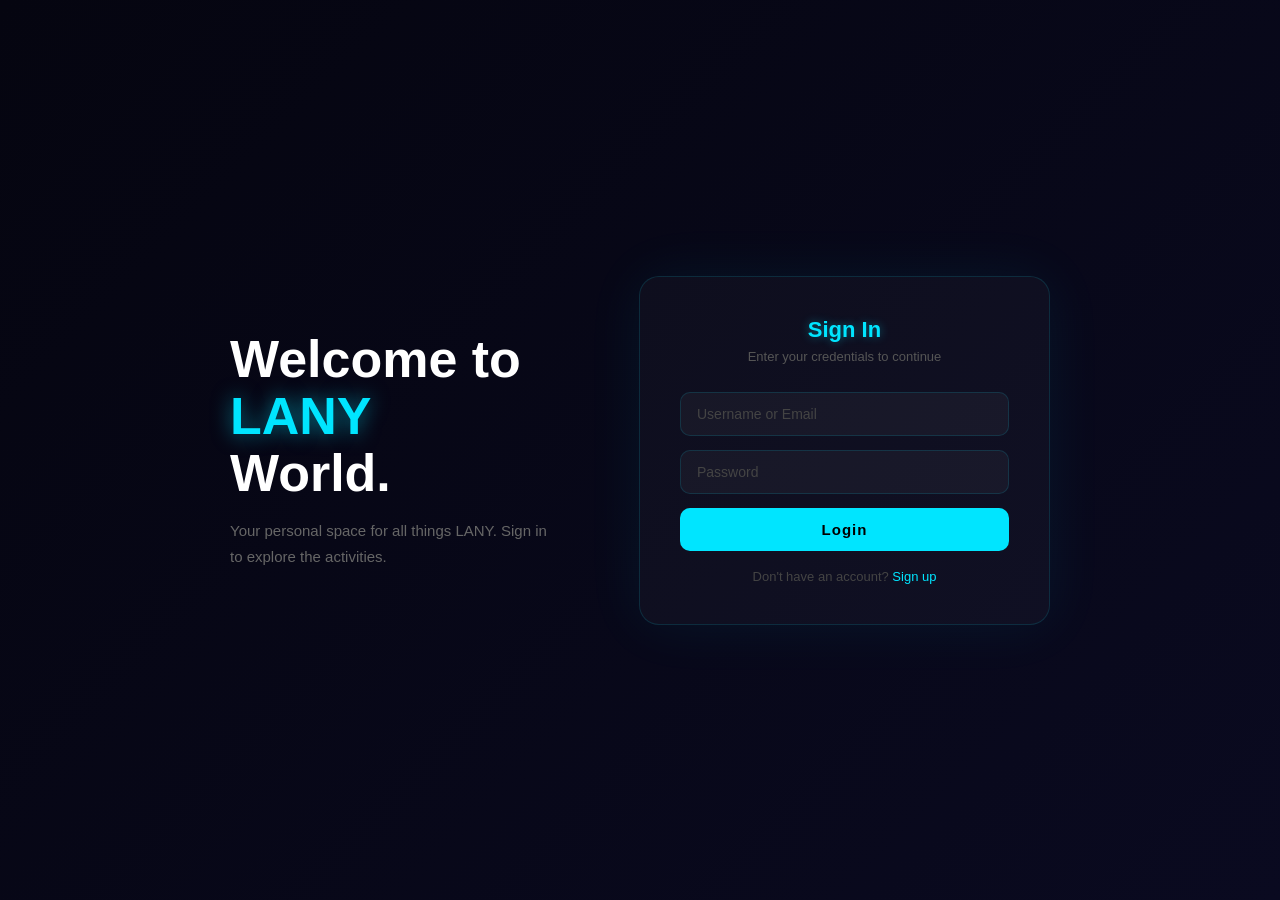
<file: ACTIVITY VSCODE/index.html>
<!DOCTYPE html>
<html>
<head>
    <title>Activity 7 - Pagination</title>
    <link rel="icon" href="lany.png" type="image/png">
    <style>
        * { box-sizing: border-box; margin: 0; padding: 0; }
        body { font-family: 'Arial', sans-serif; color: white; background: #0a0a0a; }

        /* ── NAV ── */
        nav {
            position: sticky; top: 0; z-index: 999;
            background: rgba(0,0,0,0.9); backdrop-filter: blur(10px);
            display: flex; align-items: center; gap: 8px;
            padding: 14px 24px; border-bottom: 1px solid #00e5ff22;
        }
        .nav-logo { color: #00e5ff; font-weight: 900; font-size: 15px; letter-spacing: 2px; margin-right: auto; text-shadow: 0 0 10px #00e5ff88; }
        nav a {
            color: #00e5ff; text-decoration: none; font-size: 12px;
            font-weight: bold; padding: 6px 16px;
            border: 1px solid #00e5ff44; border-radius: 20px;
            transition: background 0.3s, color 0.3s, box-shadow 0.3s;
        }
        nav a:hover { background: #00e5ff; color: #000; box-shadow: 0 0 10px #00e5ff66; }

        /* ── PAGES ── */
        .page { display: none; min-height: calc(100vh - 54px); padding-bottom: 70px; }

        /* ── PAGE HEADER (consistent across pages) ── */
        .page-header {
            padding: 50px 60px 30px;
            border-bottom: 1px solid #00e5ff11;
        }
        .page-tag {
            font-size: 11px; letter-spacing: 4px; color: #00e5ff88;
            text-transform: uppercase; margin-bottom: 10px;
        }
        .page-heading {
            font-size: 36px; font-weight: 900;
            text-shadow: 0 0 30px #00e5ff22;
        }
        .page-heading span { color: #00e5ff; }
        .page-desc { color: #666; font-size: 14px; margin-top: 8px; }

        /* ── LOGIN GATE ── */
        #login-screen {
            position: fixed; inset: 0; z-index: 9999;
            background: linear-gradient(135deg, #050510, #0a0a20);
            display: flex; align-items: center; justify-content: center;
        }
        #main-content { display: none; }
        .login-wrap { display: flex; align-items: center; gap: 80px; max-width: 900px; width: 100%; padding: 40px; }
        .login-brand { flex: 1; }
        .login-brand h1 { font-size: 52px; font-weight: 900; line-height: 1.1; margin-bottom: 16px; }
        .login-brand h1 span { color: #00e5ff; text-shadow: 0 0 20px #00e5ff88; }
        .login-brand p { color: #666; font-size: 15px; line-height: 1.7; }
        .login-box {
            flex: 1; background: rgba(255,255,255,0.03);
            border: 1px solid #00e5ff22; border-radius: 20px;
            padding: 40px; text-align: center;
            box-shadow: 0 0 60px #00e5ff11;
        }
        .login-box h2 { font-size: 22px; margin-bottom: 6px; color: #00e5ff; text-shadow: 0 0 10px #00e5ff66; }
        .login-box p { color: #555; font-size: 13px; margin-bottom: 28px; }
        .login-box input {
            width: 100%; padding: 13px 16px; margin-bottom: 14px;
            border-radius: 10px; border: 1px solid #00e5ff22;
            background: rgba(255,255,255,0.04); color: white;
            font-size: 14px; outline: none; transition: border 0.3s, box-shadow 0.3s;
        }
        .login-box input:focus { border-color: #00e5ff; box-shadow: 0 0 10px #00e5ff22; }
        .login-box input::placeholder { color: #444; }
        .login-box .login-btn {
            width: 100%; padding: 13px; background: #00e5ff; color: #000;
            font-weight: 900; font-size: 15px; border: none;
            border-radius: 10px; cursor: pointer; letter-spacing: 1px;
            transition: background 0.3s, box-shadow 0.3s;
        }
        .login-box .login-btn:hover { background: #00c8e0; box-shadow: 0 0 20px #00e5ff66; }
        .login-box .link { margin-top: 18px; font-size: 13px; color: #444; }
        .login-box .link a { color: #00e5ff; text-decoration: none; }
        .error-msg { color: #ff4d4d; font-size: 13px; margin-bottom: 12px; display: none; }

        /* ── PAGE 1 — HERO ── */
        #page1 {
            background: linear-gradient(180deg, #050510 0%, #001515 100%);
            display: none; align-items: center; justify-content: center;
            text-align: center; position: relative; overflow: hidden;
        }
        #page1::before {
            content: ''; position: absolute; width: 700px; height: 700px;
            background: radial-gradient(circle, #00e5ff18 0%, transparent 70%);
            top: 50%; left: 50%; transform: translate(-50%, -50%);
            pointer-events: none;
        }
        #page1::after {
            content: ''; position: absolute; inset: 0;
            background: radial-gradient(ellipse at top, #00e5ff08 0%, transparent 60%);
            pointer-events: none;
        }
        .hero { position: relative; z-index: 1; max-width: 750px; padding: 60px 20px; }
        .hero-tag {
            display: inline-block; font-size: 11px; letter-spacing: 5px;
            color: #00e5ff; text-transform: uppercase; margin-bottom: 24px;
            border: 1px solid #00e5ff33; border-radius: 20px; padding: 6px 18px;
        }
        .hero-title { font-size: clamp(42px, 7vw, 80px); font-weight: 900; line-height: 1.05; margin-bottom: 24px; }
        .hero-title span { color: #00e5ff; text-shadow: 0 0 40px #00e5ff66; }
        .hero-sub { font-size: 17px; color: #555; line-height: 1.8; margin-bottom: 40px; max-width: 500px; margin-left: auto; margin-right: auto; }
        .hero-btns { display: flex; gap: 16px; justify-content: center; flex-wrap: wrap; }
        .btn-primary {
            padding: 15px 36px; background: #00e5ff; color: #000;
            font-weight: 900; font-size: 15px; border: none; border-radius: 10px;
            cursor: pointer; transition: background 0.3s, box-shadow 0.3s, transform 0.2s;
        }
        .btn-primary:hover { background: #00c8e0; box-shadow: 0 0 24px #00e5ff88; transform: translateY(-2px); }
        .btn-outline {
            padding: 15px 36px; background: transparent; color: #00e5ff;
            font-weight: 900; font-size: 15px; border: 2px solid #00e5ff44;
            border-radius: 10px; cursor: pointer; transition: all 0.3s;
        }
        .btn-outline:hover { background: #00e5ff11; border-color: #00e5ff; box-shadow: 0 0 16px #00e5ff33; transform: translateY(-2px); }
        .hero-stats { display: flex; gap: 48px; justify-content: center; margin-top: 56px; padding-top: 40px; border-top: 1px solid #00e5ff11; }
        .stat-num { font-size: 28px; font-weight: 900; color: #00e5ff; }
        .stat-label { font-size: 12px; color: #444; letter-spacing: 2px; text-transform: uppercase; margin-top: 4px; }

        /* ── PAGE 2 — ACT 4 IMAGE & AUDIO ── */
        #page2 {
            background: linear-gradient(180deg, #050510 0%, #001515 100%);
            position: relative;
        }
        .p2-inner { max-width: 900px; margin: 0 auto; padding: 0 40px; }
        .playlist-bar { overflow: hidden; white-space: nowrap; padding: 16px 0; margin-bottom: 40px; border-bottom: 1px solid #00e5ff11; }
        .scroll-text {
            display: inline-block; color: #00e5ff; font-size: 18px; font-weight: bold;
            padding-left: 100%; animation: scrolling 20s linear infinite;
            text-shadow: 0 0 8px #00e5ff, 0 0 20px #00e5ff88;
        }
        @keyframes scrolling { 0% { transform: translateX(0%); } 100% { transform: translateX(-100%); } }
        .album-card {
            background: rgba(255,255,255,0.03); border: 1px solid #00e5ff11;
            border-radius: 20px; padding: 50px 40px; text-align: center;
            box-shadow: 0 0 60px #00e5ff08;
        }
        .album-img-wrap {
            width: 180px; height: 180px; border-radius: 16px;
            border: 2px solid #00e5ff33; overflow: hidden;
            margin: 0 auto 28px;
            box-shadow: 0 0 40px #00e5ff44;
        }
        .album-img-wrap img {
            width: 100%; height: 100%; object-fit: cover;
        }
        .soft2-title { font-size: 32px; font-weight: 900; margin-bottom: 6px; transition: color 0.3s; cursor: default; }
        .soft2-title:hover { color: #00e5ff; text-shadow: 0 0 20px #00e5ff66; }
        .album-artist { color: #555; font-size: 14px; letter-spacing: 2px; text-transform: uppercase; margin-bottom: 30px; }
        audio { width: 100%; max-width: 400px; margin-bottom: 28px; filter: invert(1) hue-rotate(180deg); }
        .gif-row { display: flex; align-items: center; justify-content: center; gap: 16px; }
        .gif { width: 36px; height: 36px; border-radius: 50%; }
        .gif-label { color: #555; font-size: 13px; letter-spacing: 2px; text-transform: uppercase; }

        /* ── PAGE 3 — ACT 2 CSS BASIC ── */
        #page3 { background: linear-gradient(180deg, #050510 0%, #0a0a0a 100%); }
        .p3-inner { max-width: 900px; margin: 0 auto; padding: 0 60px; }
        .btn-showcase { display: flex; flex-direction: column; gap: 24px; }
        .btn-row { display: flex; flex-wrap: wrap; gap: 14px; align-items: center; }
        .btn-row-label { font-size: 11px; letter-spacing: 3px; color: #333; text-transform: uppercase; width: 100%; margin-bottom: -8px; }
        .uberbutton { background-color: #000; border: 1px solid #333; color: white; padding: 15px 32px; font-size: 15px; cursor: pointer; border-radius: 6px; }
        .amazonbutton { background-color: rgb(255,216,20); border: none; color: #000; padding: 15px 32px; font-size: 15px; width: 200px; border-radius: 49px; cursor: pointer; font-weight: bold; }
        .githubbutton { background-color: rgb(46,164,79); border: none; color: white; padding: 15px 32px; font-size: 15px; border-radius: 8px; font-weight: bold; cursor: pointer; }
        .bootstrapbutton { background-color: rgb(121,82,179); border: none; color: white; padding: 15px 32px; font-size: 15px; font-weight: bold; border-radius: 8px; cursor: pointer; }
        .bootstrap2button { background-color: transparent; border: 1px solid rgb(108,117,125); color: rgb(108,117,125); padding: 15px 32px; font-size: 15px; font-weight: bold; border-radius: 8px; cursor: pointer; }
        .linkedinbutton { background-color: rgb(10,102,194); border: none; color: white; padding: 15px 32px; font-size: 15px; font-weight: bold; border-radius: 49px; cursor: pointer; }
        .linkedin2button { background-color: transparent; border: 1px solid rgb(10,102,194); color: rgb(10,102,194); padding: 15px 32px; font-size: 15px; font-weight: bold; border-radius: 49px; cursor: pointer; }

        /* ── PAGE 4 — ACT 3 HOVER & SHADOW ── */
        #page4 { background: linear-gradient(180deg, #050510 0%, #0a0a0a 100%); }
        .p4-inner { max-width: 900px; margin: 0 auto; padding: 0 60px; }
        #page4 .uberbutton:hover { background-color: #222; border-color: #00e5ff44; transition: all 0.4s ease; }
        #page4 .amazonbutton:hover { background-color: rgb(207,178,31); box-shadow: 0 4px 20px rgba(255,216,20,0.4); transition: all 0.4s ease; }
        #page4 .githubbutton:hover { box-shadow: 0 6px 20px rgba(46,164,79,0.5); transform: translateY(-2px); transition: all 0.4s ease; }
        #page4 .bootstrapbutton:hover { background-color: rgb(75,44,124); box-shadow: 0 6px 20px rgba(121,82,179,0.5); transform: translateY(-2px); transition: all 0.4s ease; }
        #page4 .bootstrap2button:hover { background-color: rgb(108,117,125); color: white; transition: all 0.4s ease; }
        #page4 .linkedinbutton:hover { background-color: rgb(19,82,146); box-shadow: 0 6px 20px rgba(10,102,194,0.5); transform: translateY(-2px); transition: all 0.4s ease; }
        #page4 .linkedin2button:hover { background-color: rgb(10,102,194); color: white; box-shadow: 0 6px 20px rgba(10,102,194,0.4); transition: all 0.4s ease; }

        /* shared section styles */
        .section-title { font-size: 11px; letter-spacing: 4px; color: #00e5ff66; text-transform: uppercase; margin-bottom: 8px; }
        .section-heading { font-size: 32px; font-weight: 900; margin-bottom: 6px; }
        .section-heading span { color: #00e5ff; }
        .section-sub { color: #444; font-size: 14px; margin-bottom: 40px; }
        .divider { width: 40px; height: 2px; background: #00e5ff; margin: 16px 0 36px; border-radius: 2px; box-shadow: 0 0 10px #00e5ff; }

        /* ── PAGE 5 — OUTRO ── */
        #page5 {
            background: linear-gradient(180deg, #050510 0%, #000 100%);
            display: none; align-items: center; justify-content: center;
            text-align: center; position: relative; overflow: hidden;
        }
        #page5::before {
            content: ''; position: absolute; width: 800px; height: 800px;
            background: radial-gradient(circle, #00e5ff0d 0%, transparent 70%);
            top: 50%; left: 50%; transform: translate(-50%, -50%);
            pointer-events: none;
        }
        .outro { position: relative; z-index: 1; max-width: 700px; padding: 60px 20px; }
        .outro-tag {
            display: inline-block; font-size: 11px; letter-spacing: 5px;
            color: #00e5ff; text-transform: uppercase; margin-bottom: 28px;
            border: 1px solid #00e5ff33; border-radius: 20px; padding: 6px 18px;
        }
        .outro-title { font-size: clamp(38px, 6vw, 72px); font-weight: 900; line-height: 1.1; margin-bottom: 20px; }
        .outro-title span { color: #00e5ff; text-shadow: 0 0 40px #00e5ff66; }
        .outro-sub { font-size: 16px; color: #444; line-height: 1.8; margin-bottom: 48px; max-width: 480px; margin-left: auto; margin-right: auto; }
        .outro-cards { display: flex; gap: 16px; justify-content: center; flex-wrap: wrap; margin-bottom: 52px; }
        .outro-card {
            background: rgba(255,255,255,0.02); border: 1px solid #00e5ff11;
            border-radius: 14px; padding: 20px 28px; min-width: 120px;
            transition: border-color 0.3s, box-shadow 0.3s, transform 0.3s;
        }
        .outro-card:hover { border-color: #00e5ff55; box-shadow: 0 0 24px #00e5ff22; transform: translateY(-4px); }
        .outro-card-num { font-size: 28px; font-weight: 900; color: #00e5ff; text-shadow: 0 0 16px #00e5ff66; }
        .outro-card-label { font-size: 11px; color: #444; letter-spacing: 2px; text-transform: uppercase; margin-top: 6px; }
        .outro-divider { width: 60px; height: 1px; background: linear-gradient(90deg, transparent, #00e5ff, transparent); margin: 0 auto 40px; }
        .outro-sig { font-size: 13px; color: #333; letter-spacing: 3px; text-transform: uppercase; }
        .outro-sig span { color: #00e5ff; }

        /* ── PAGINATION BAR ── */
        .pagination-bar {
            position: fixed; bottom: 0; left: 0; right: 0;
            background: rgba(5,5,16,0.95); backdrop-filter: blur(12px);
            border-top: 1px solid #00e5ff22;
            display: flex; align-items: center; justify-content: center;
            gap: 8px; padding: 12px;
        }
        .page-btn {
            width: 40px; height: 40px; background: transparent;
            border: 1px solid #00e5ff22; color: #00e5ff66;
            font-size: 13px; font-weight: bold; border-radius: 8px;
            cursor: pointer; transition: all 0.3s;
        }
        .page-btn:hover { border-color: #00e5ff; color: #00e5ff; box-shadow: 0 0 10px #00e5ff33; }
        .page-btn.active { background: #00e5ff; color: #000; border-color: #00e5ff; box-shadow: 0 0 16px #00e5ff66; }
        .page-btn.prev-next { width: auto; padding: 0 18px; font-size: 12px; letter-spacing: 1px; }
        .page-info { font-size: 11px; color: #333; letter-spacing: 2px; margin: 0 12px; }
    </style>
</head>
<body>

<!-- ── LOGIN GATE ── -->
<div id="login-screen">
    <div class="login-wrap">
        <div class="login-brand">
            <h1>Welcome to<br><span>LANY</span><br>World.</h1>
            <p>Your personal space for all things LANY. Sign in to explore the activities.</p>
        </div>
        <div class="login-box">
            <h2>Sign In</h2>
            <p>Enter your credentials to continue</p>
            <div class="error-msg" id="error-msg">Please fill in all fields.</div>
            <input type="text" id="username" placeholder="Username or Email">
            <input type="password" id="password" placeholder="Password">
            <button class="login-btn" onclick="doLogin()">Login</button>
            <div class="link">Don't have an account? <a href="#">Sign up</a></div>
        </div>
    </div>
</div>

<!-- ── MAIN CONTENT ── -->
<div id="main-content">

<nav>
    <span class="nav-logo">✦ LANY</span>
    <a href="#" onclick="goTo(1);return false;">Hero</a>
    <a href="#" onclick="goTo(2);return false;">Image & Audio</a>
    <a href="#" onclick="goTo(3);return false;">CSS Basic</a>
    <a href="#" onclick="goTo(4);return false;">Hover & Shadow</a>
    <a href="#" onclick="goTo(5);return false;">Outro</a>
</nav>

<!-- PAGE 1: HERO -->
<div class="page" id="page1">
    <div class="hero">
        <span class="hero-tag">✦ Activity 5 — Hero Page</span>
        <h1 class="hero-title">Discover the<br><span>Sound of LANY</span></h1>
        <p class="hero-sub">Dive into the dreamy, emotional world of LANY. Stream the SOFT 2 album and feel every lyric come alive.</p>
        <div class="hero-btns">
            <button class="btn-primary">▶ Play Now</button>
            <button class="btn-outline">Explore Albums</button>
        </div>
        <div class="hero-stats">
            <div>
                <div class="stat-num">12M+</div>
                <div class="stat-label">Monthly Listeners</div>
            </div>
            <div>
                <div class="stat-num">5</div>
                <div class="stat-label">Studio Albums</div>
            </div>
            <div>
                <div class="stat-num">SOFT 2</div>
                <div class="stat-label">Latest Album</div>
            </div>
        </div>
    </div>
</div>

<!-- PAGE 2: IMAGE & AUDIO -->
<div class="page" id="page2">
    <div class="p2-inner">
        <div class="page-header" style="padding: 50px 0 30px;">
            <p class="page-tag">Activity 4</p>
            <h2 class="page-heading">Image, Favicon <span>&</span> Audio</h2>
            <p class="page-desc">LANY SOFT 2 — now playing</p>
        </div>
        <div class="playlist-bar">
            <div class="scroll-text">🎵 LANY — Prettiest Thing I've Ever Seen &nbsp;&nbsp;•&nbsp;&nbsp; SOFT 2 Album &nbsp;&nbsp;•&nbsp;&nbsp; Now Playing 🎵</div>
        </div>
        <div class="album-card">
            <div class="album-img-wrap"><img src="lany.png" alt="LANY SOFT 2"></div>
            <h2 class="soft2-title">SOFT 2</h2>
            <p class="album-artist">LANY &nbsp;•&nbsp; 2023</p>
            <audio controls>
                <source src="LANY - Prettiest Thing Ive Ever Seen (Official Lyric Video).mp3" type="audio/mpeg">
            </audio>
            <div class="gif-row">
                <img class="gif" src="rocking.gif" alt="rocking gif">
                <span class="gif-label">Now Playing</span>
                <img class="gif" src="rocking.gif" alt="rocking gif">
            </div>
        </div>
    </div>
</div>

<!-- PAGE 3: CSS BASIC -->
<div class="page" id="page3">
    <div class="p3-inner">
        <div class="page-header" style="padding: 50px 0 0;">
            <p class="section-title">Activity 2</p>
            <h2 class="section-heading">CSS <span>Basic</span> Buttons</h2>
            <p class="section-sub">Recreating real-world button styles using pure CSS.</p>
            <div class="divider"></div>
        </div>
        <div class="btn-showcase">
            <div class="btn-row">
                <span class="btn-row-label">Uber</span>
                <button class="uberbutton">Request now</button>
            </div>
            <div class="btn-row">
                <span class="btn-row-label">Amazon</span>
                <button class="amazonbutton">Add to cart</button>
            </div>
            <div class="btn-row">
                <span class="btn-row-label">GitHub</span>
                <button class="githubbutton">Sign up</button>
            </div>
            <div class="btn-row">
                <span class="btn-row-label">Bootstrap</span>
                <button class="bootstrapbutton">Get started</button>
                <button class="bootstrap2button">Download</button>
            </div>
            <div class="btn-row">
                <span class="btn-row-label">LinkedIn</span>
                <button class="linkedinbutton">Apply on company website</button>
                <button class="linkedin2button">Save</button>
            </div>
        </div>
    </div>
</div>

<!-- PAGE 4: HOVER & SHADOW -->
<div class="page" id="page4">
    <div class="p4-inner">
        <div class="page-header" style="padding: 50px 0 0;">
            <p class="section-title">Activity 3</p>
            <h2 class="section-heading">Hover, Shadow <span>&</span> Transition</h2>
            <p class="section-sub">Hover over each button to see the effects in action.</p>
            <div class="divider"></div>
        </div>
        <div class="btn-showcase">
            <div class="btn-row">
                <span class="btn-row-label">Uber</span>
                <button class="uberbutton">Request now</button>
            </div>
            <div class="btn-row">
                <span class="btn-row-label">Amazon</span>
                <button class="amazonbutton">Add to cart</button>
            </div>
            <div class="btn-row">
                <span class="btn-row-label">GitHub — shadow on hover</span>
                <button class="githubbutton">Sign up</button>
            </div>
            <div class="btn-row">
                <span class="btn-row-label">Bootstrap</span>
                <button class="bootstrapbutton">Get started</button>
                <button class="bootstrap2button">Download</button>
            </div>
            <div class="btn-row">
                <span class="btn-row-label">LinkedIn</span>
                <button class="linkedinbutton">Apply on company website</button>
                <button class="linkedin2button">Save</button>
            </div>
        </div>
    </div>
</div>

<!-- PAGE 5: OUTRO -->
<div class="page" id="page5">
    <div class="outro">
        <span class="outro-tag">✦ Activity 7 — Complete</span>
        <h1 class="outro-title">That's a<br><span>Wrap.</span></h1>
        <p class="outro-sub">From basic CSS buttons to a full hero page — here's everything covered across all activities.</p>
        <div class="outro-cards">
            <div class="outro-card"><div class="outro-card-num">Act 2</div><div class="outro-card-label">CSS Basic</div></div>
            <div class="outro-card"><div class="outro-card-num">Act 3</div><div class="outro-card-label">Hover & Shadow</div></div>
            <div class="outro-card"><div class="outro-card-num">Act 4</div><div class="outro-card-label">Image & Audio</div></div>
            <div class="outro-card"><div class="outro-card-num">Act 5</div><div class="outro-card-label">Hero Page</div></div>
            <div class="outro-card"><div class="outro-card-num">Act 6</div><div class="outro-card-label">Login Page</div></div>
            <div class="outro-card"><div class="outro-card-num">Act 7</div><div class="outro-card-label">Pagination</div></div>
        </div>
        <div class="outro-divider"></div>
        <p class="outro-sig">Made by 🎵 &nbsp;•&nbsp; <span>SHIENNEY RHY A. IGOT</span> &nbsp;•&nbsp; Web Design Activities</p>
    </div>
</div>

<!-- PAGINATION BAR -->
<div class="pagination-bar">
    <button class="page-btn prev-next" onclick="changePage(-1)">&#8592; Prev</button>
    <button class="page-btn" id="p1" onclick="goTo(1)">1</button>
    <button class="page-btn" id="p2" onclick="goTo(2)">2</button>
    <button class="page-btn" id="p3" onclick="goTo(3)">3</button>
    <button class="page-btn" id="p4" onclick="goTo(4)">4</button>
    <button class="page-btn" id="p5" onclick="goTo(5)">5</button>
    <span class="page-info" id="page-info">PAGE 1 / 5</span>
    <button class="page-btn prev-next" onclick="changePage(1)">Next &#8594;</button>
</div>

</div>

<script>
    function doLogin() {
        const u = document.getElementById('username').value.trim();
        const p = document.getElementById('password').value.trim();
        if (!u || !p) { document.getElementById('error-msg').style.display = 'block'; return; }
        document.getElementById('login-screen').style.display = 'none';
        document.getElementById('main-content').style.display = 'block';
        goTo(1);
    }

    let current = 0;

    function goTo(n) {
        if (current !== 0) {
            document.getElementById('page' + current).style.display = 'none';
            document.getElementById('p' + current).classList.remove('active');
        }
        current = n;
        document.getElementById('p' + current).classList.add('active');
        document.getElementById('page' + current).style.display = (n === 1 || n === 5) ? 'flex' : 'block';
        document.getElementById('page-info').textContent = 'PAGE ' + n + ' / 5';
        window.scrollTo(0, 0);
    }

    function changePage(dir) {
        let next = current + dir;
        if (next < 1 || next > 5) return;
        goTo(next);
    }
</script>

</body>
</html>
</file>
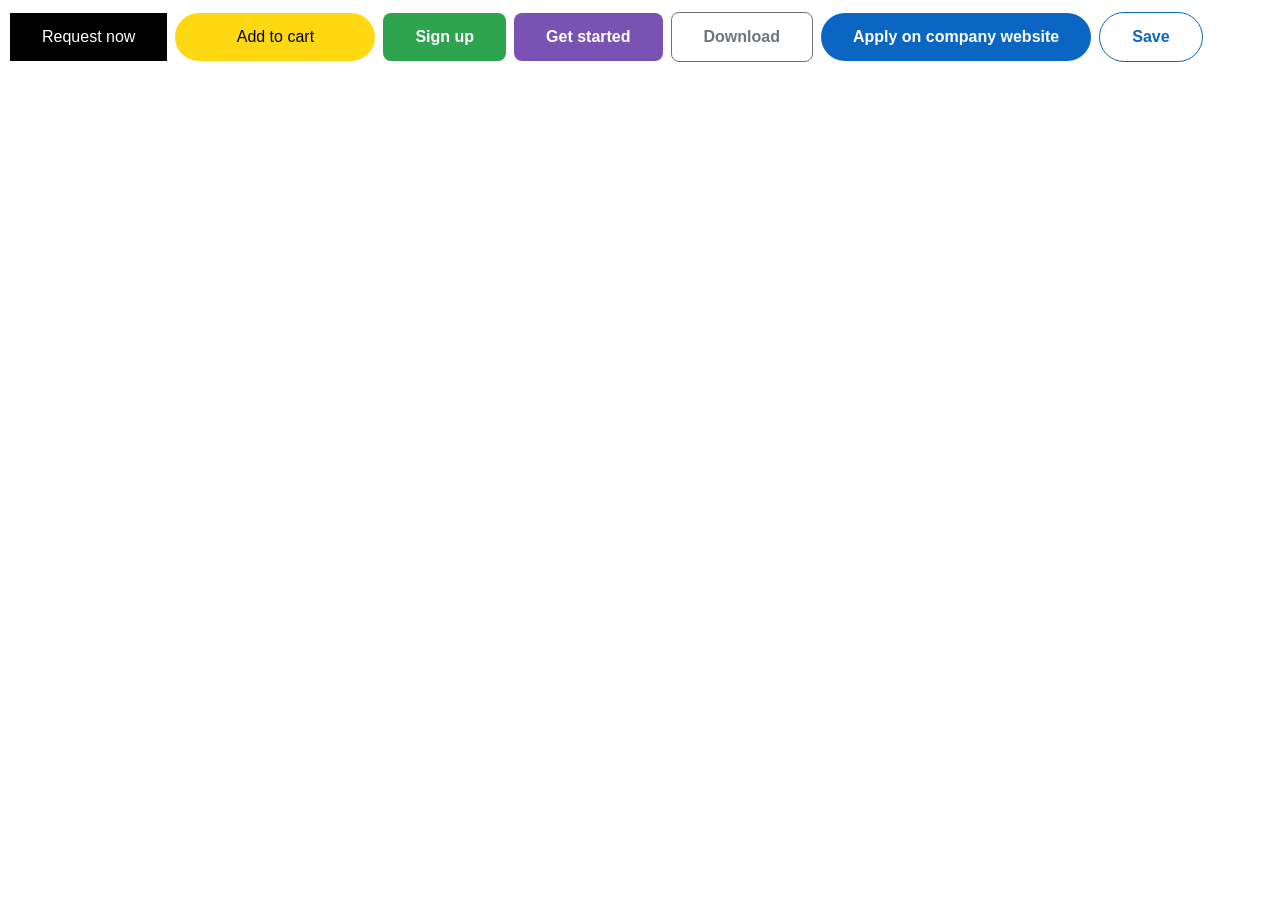
<file: ACTIVITY VSCODE/Activity 2.html>
<!DOCTYPE html>
<html>
    <head>
        <title> BUTTON ACTIVITY 2</title>
        <style>
           .uberbutton {
                background-color: #000000;
                border: none;
                color: white;
                padding: 15px 32px;
                text-align: center;
                font-size: 16px;
                margin: 4px 2px;
                cursor: pointer;
            } 
            .amazonbutton {
                background-color: rgb(255, 216, 20);
                border: none;
                color: rgb(0, 0, 0);
                padding: 15px 32px;
                text-align: center;
                font-size: 16px;
                width: 200px;
                margin: 4px 2px;
                border-radius: 49px;
                cursor: pointer;
            }
            .githubbutton {
                background-color: rgb(46, 164, 79);
                border: none;
                color: white;
                padding: 15px 32px;
                text-align: center;
                font-size: 16px;
                margin: 4px 2px;
                border-radius: 8px;
                font-weight: bold;
                cursor: pointer;
            }
            .bootstrapbutton {
                background-color: rgb(121, 82, 179);
                border: none;
                color: rgb(255, 255, 255);
                padding: 15px 32px;
                text-align: center;
                font-size: 16px;
                font-weight: bold;
                margin: 4px 2px;
                border-radius: 8px;
                cursor: pointer;
            } 
            .bootstrap2button {
                background-color: rgb(255, 255, 255);
                border: 1px solid rgb(108, 117, 125);
                color: rgb(108, 117, 125);
                padding: 15px 32px;
                text-align: center;
                font-size: 16px;
                font-weight: bold;
                margin: 4px 2px;
                border-radius: 8px;
                cursor: pointer;
            } 
            .linkedinbutton {
                background-color: rgb(10, 102, 194);
                border: none;
                color: white;
                padding: 15px 32px;
                text-align: center;
                font-size: 16px;
                font-weight: bold;
                margin: 4px 2px;
                border-radius: 49px;
                cursor: pointer;
            }
            .linkedin2button {
                background-color: rgb(255, 255, 255);
                border: 1px solid rgb(10, 102, 194);
                color: rgb(10, 102, 194);
                padding: 15px 32px;
                text-align: center;
                font-size: 16px;
                font-weight: bold;
                margin: 4px 2px;
                border-radius: 49px;
                cursor: pointer;
            }
        </style>
    </head>
    <body>
        <button class="uberbutton"> 
            Request now
        </button>
        <button class="amazonbutton">
            Add to cart
        </button>
        <button class="githubbutton">
            Sign up
        </button>
        <button class="bootstrapbutton">
            Get started
        </button>
        <button class="bootstrap2button">
            Download
        </button>
        <button class="linkedinbutton">
            Apply on company website    
        </button>
        <button class="linkedin2button">
            Save
        </button>   
    </body>
</html>
</file>
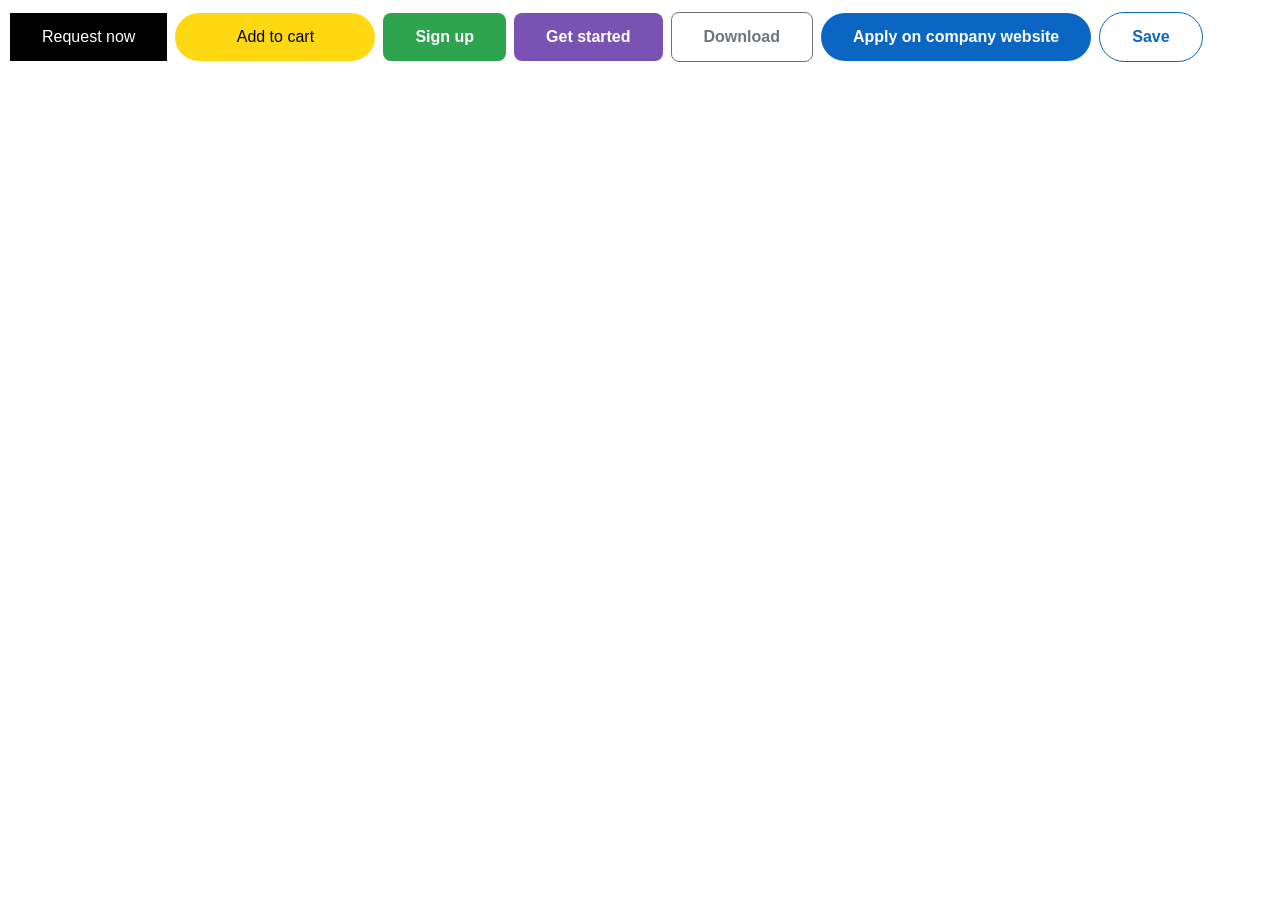
<file: ACTIVITY VSCODE/Activity 3.html>
<!DOCTYPE html>
<html>
    <head>
        <title>Hovers, Transitions, Shadows</title>
        <link rel="stylesheet" type="text/css" href="style.css">

    </head>
    <body>
        <button class="uberbutton"> 
            Request now
        </button>
        <button class="amazonbutton">
            Add to cart
        </button>
        <button class="githubbutton">
            Sign up
        </button>
        <button class="bootstrapbutton">
            Get started
        </button>
        <button class="bootstrap2button">
            Download
        </button>
        <button class="linkedinbutton">
            Apply on company website    
        </button>
        <button class="linkedin2button">
            Save
        </button>   
    </body>
</html>
</file>
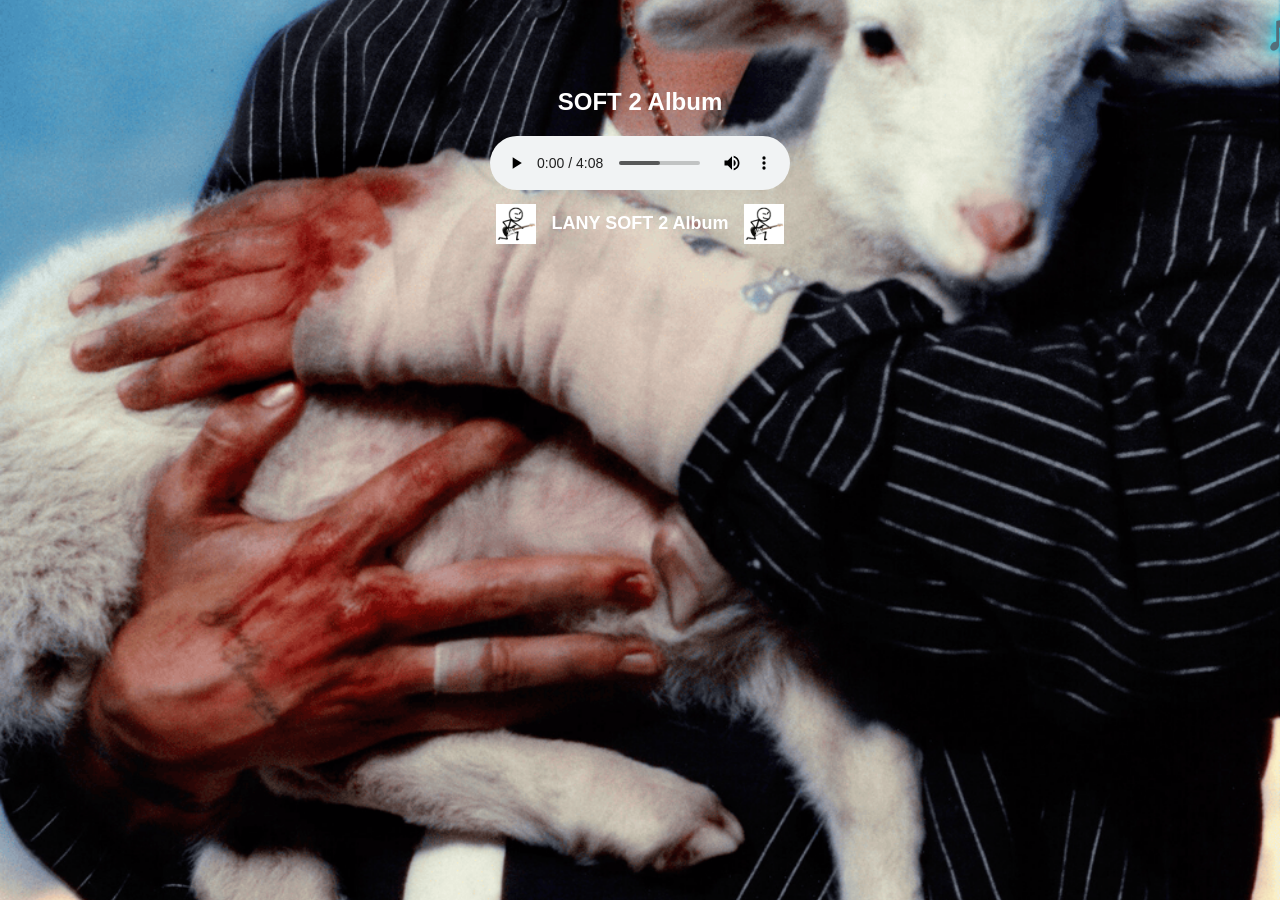
<file: ACTIVITY VSCODE/Activity 4.html>
<!DOCTYPE html>
<html>
<head>
    <title>My Playlist</title>

    <style>
        body {
            margin: 0;
            background: url('lany.png') no-repeat center center fixed;
            background-size: cover;
            font-family: Arial, sans-serif;
        }
        .playlist-bar {
            display: flex;
            align-items: center;
            overflow: hidden;
            white-space: nowrap;
            padding: 15px;
        }

        .scroll-text {
            display: inline-block;
            color: #00e5ff;
            font-size: 20px;
            font-weight: bold;
            padding-left: 100%;
            animation: scroll 20s linear infinite;
            scroll-behavior: smooth;
            text-shadow: 0 0 8px #00e5ff, 0 0 20px #00e5ff, 0 0 40px #00e5ff;
        }

        @keyframes scroll {
            0% { transform: translateX(0%); }
            100% { transform: translateX(-100%); }
        }

        .audio-box {
            text-align: center;
        }

        .gif-row {
            display: flex;
            align-items: center;
            justify-content: center;
            gap: 15px;
            margin-top: 10px;
        }

        .gif {
            width: 40px;
            height: 40px;
        }

        .gif-label {
            color: white;
            font-size: 18px;
            font-weight: bold;
        }

        .playlist {
            padding: 20px;
            color: white;
        }

        .soft2-title {
            color: white;
            transition: color 0.3s;
            cursor: default;
        }

        .soft2-title:hover {
            color: #00e5ff;
        }
    </style>
</head>

<body>

<!-- 🎵 Moving playlist header -->
<div class="playlist-bar">
    <div class="scroll-text">
        <font size="6">
        🎵 LANY - Prettiest Thing Ive Ever Seen • LANY • 🎵
        </font>
    </div>
</div>

<!-- MY PLAYLIST content -->
<div class="audio-box">
    <h2 class="soft2-title">SOFT 2 Album</h2>
    <audio controls>
        <source src="LANY - Prettiest Thing Ive Ever Seen (Official Lyric Video).mp3" type="audio/mpeg">
    </audio>
    <div class="gif-row">
        <img class="gif" src="rocking.gif" alt="rocking gif">
        <span class="gif-label">LANY SOFT 2 Album</span>
        <img class="gif" src="rocking.gif" alt="rocking gif">
    </div>
</div>

</body>
</html>
 </audio>
</div>

</body>
</html>
</file>
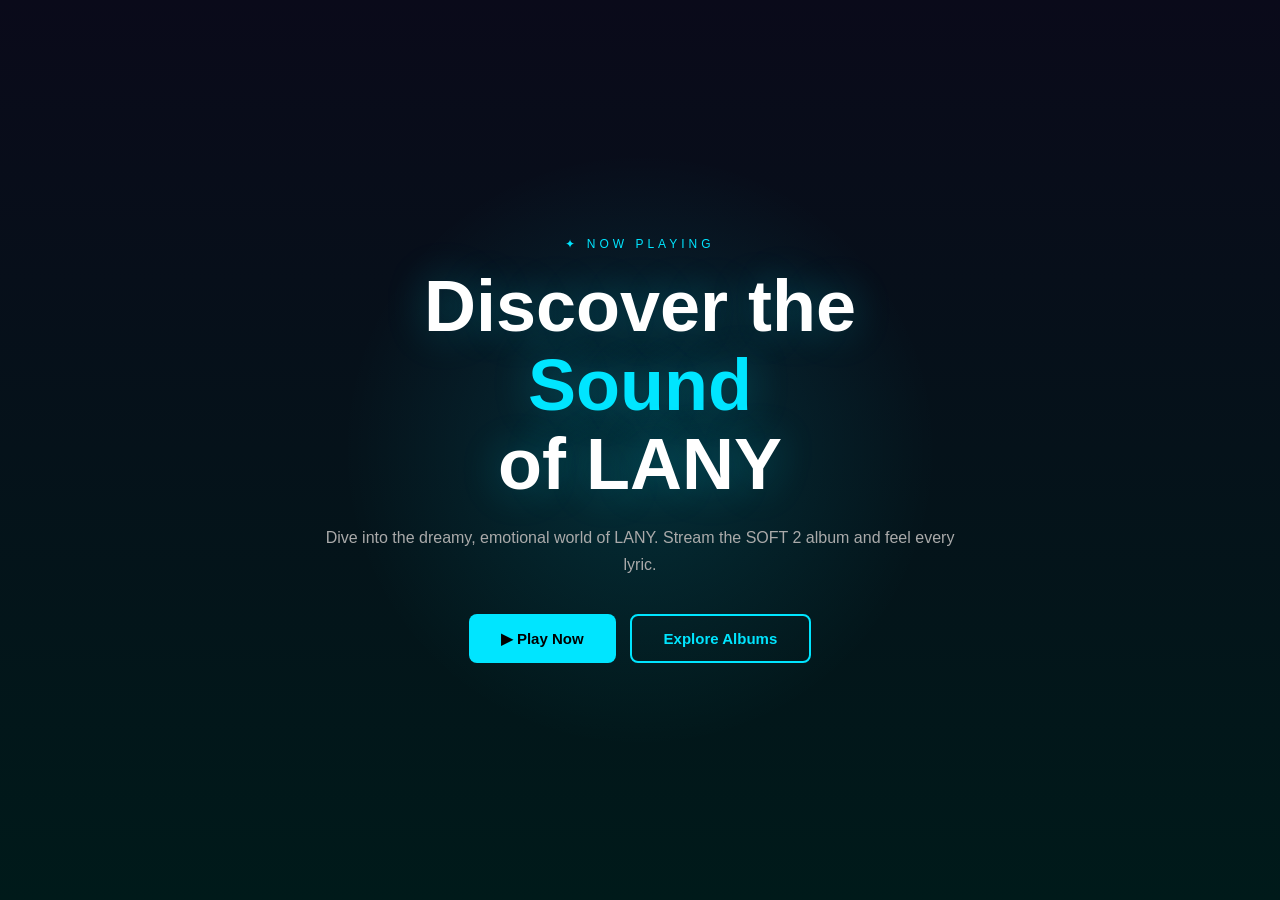
<file: ACTIVITY VSCODE/Activity 5.html>
<!DOCTYPE html>
<html>
<head>
    <title>Activity 5 - Hero Page</title>
    <link rel="icon" href="lany.png" type="image/png">
    <style>
        * { margin: 0; padding: 0; box-sizing: border-box; }
        body {
            font-family: Arial, sans-serif;
            background: linear-gradient(180deg, #0a0a1a 0%, #001a1a 100%);
            min-height: 100vh;
            display: flex;
            align-items: center;
            justify-content: center;
            text-align: center;
            color: white;
            overflow: hidden;
            position: relative;
        }
        body::before {
            content: '';
            position: absolute;
            width: 600px; height: 600px;
            background: radial-gradient(circle, #00e5ff22 0%, transparent 70%);
            top: 50%; left: 50%;
            transform: translate(-50%, -50%);
        }
        .hero { position: relative; max-width: 700px; padding: 40px 20px; }
        .hero-tag {
            font-size: 12px; letter-spacing: 4px;
            color: #00e5ff; text-transform: uppercase; margin-bottom: 16px;
        }
        .hero-title {
            font-size: clamp(36px, 6vw, 72px);
            font-weight: 900; line-height: 1.1; margin-bottom: 20px;
            text-shadow: 0 0 40px #00e5ff44;
        }
        .hero-title span { color: #00e5ff; }
        .hero-sub {
            font-size: 16px; color: #aaa;
            line-height: 1.7; margin-bottom: 36px;
        }
        .hero-btns { display: flex; gap: 14px; justify-content: center; flex-wrap: wrap; }
        .btn-primary {
            padding: 14px 32px; background: #00e5ff; color: #000;
            font-weight: bold; font-size: 15px; border: none;
            border-radius: 8px; cursor: pointer;
            transition: background 0.3s, box-shadow 0.3s;
        }
        .btn-primary:hover { background: #00b8cc; box-shadow: 0 0 20px #00e5ff88; }
        .btn-outline {
            padding: 14px 32px; background: transparent;
            color: #00e5ff; font-weight: bold; font-size: 15px;
            border: 2px solid #00e5ff; border-radius: 8px; cursor: pointer;
            transition: background 0.3s, color 0.3s;
        }
        .btn-outline:hover { background: #00e5ff; color: #000; }
    </style>
</head>
<body>
    <div class="hero">
        <p class="hero-tag">✦ Now Playing</p>
        <h1 class="hero-title">Discover the <span>Sound</span><br>of LANY</h1>
        <p class="hero-sub">Dive into the dreamy, emotional world of LANY. Stream the SOFT 2 album and feel every lyric.</p>
        <div class="hero-btns">
            <button class="btn-primary">▶ Play Now</button>
            <button class="btn-outline">Explore Albums</button>
        </div>
    </div>
</body>
</html>
</file>
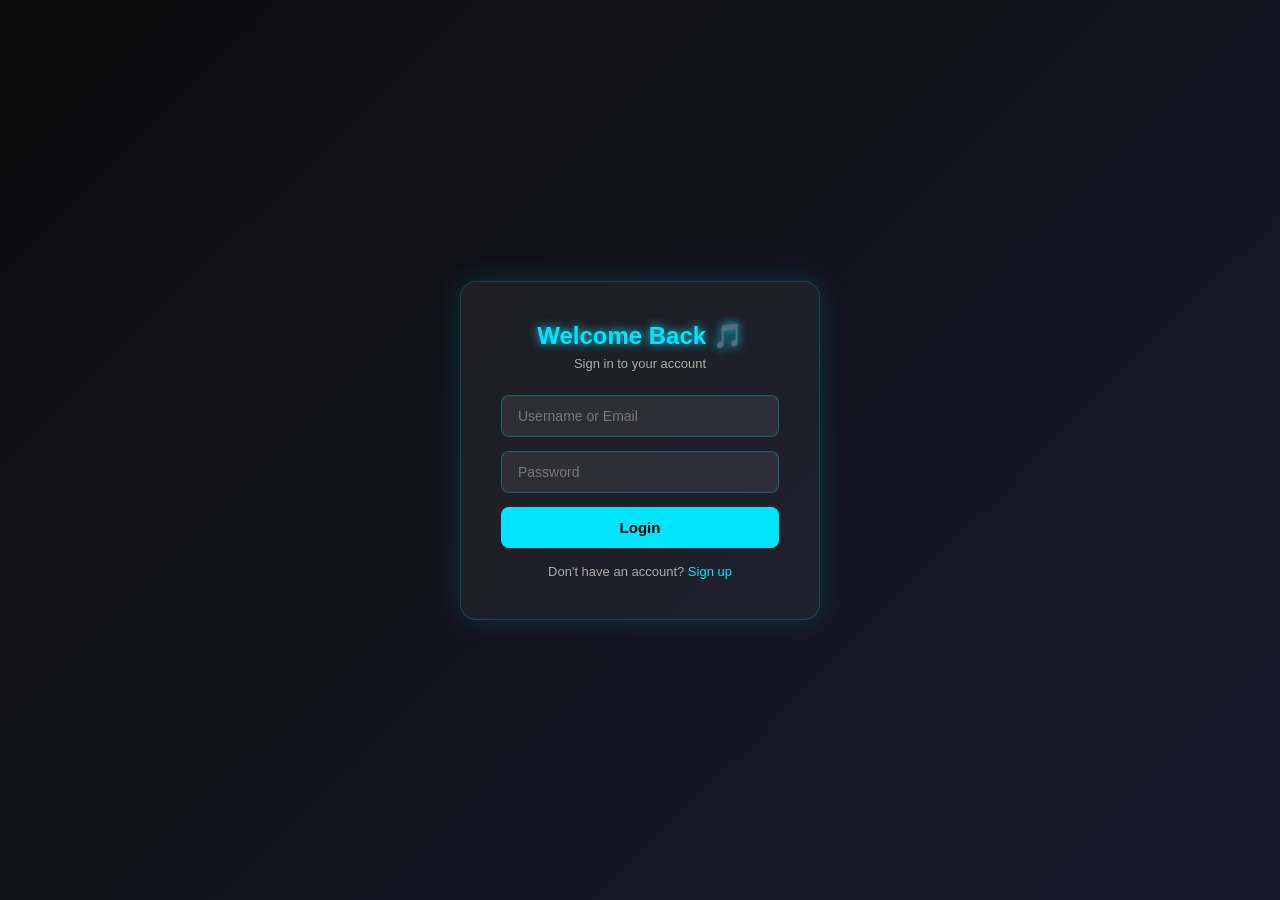
<file: ACTIVITY VSCODE/Activity 6.html>
<!DOCTYPE html>
<html>
<head>
    <title>Activity 6 - Login Page</title>
    <link rel="icon" href="lany.png" type="image/png">
    <style>
        * { margin: 0; padding: 0; box-sizing: border-box; }
        body {
            font-family: Arial, sans-serif;
            background: linear-gradient(135deg, #0d0d0d, #1a1a2e);
            min-height: 100vh;
            display: flex;
            align-items: center;
            justify-content: center;
        }
        .login-box {
            background: rgba(255,255,255,0.05);
            border: 1px solid #00e5ff33;
            border-radius: 16px;
            padding: 40px;
            width: 360px;
            text-align: center;
            box-shadow: 0 0 30px #00e5ff22;
        }
        .login-box h1 {
            font-size: 24px; margin-bottom: 6px;
            color: #00e5ff; text-shadow: 0 0 10px #00e5ff;
        }
        .login-box p { color: #aaa; font-size: 13px; margin-bottom: 24px; }
        .login-box input {
            width: 100%; padding: 12px 16px; margin-bottom: 14px;
            border-radius: 8px; border: 1px solid #00e5ff44;
            background: rgba(255,255,255,0.07); color: white;
            font-size: 14px; outline: none; transition: border 0.3s;
        }
        .login-box input:focus { border-color: #00e5ff; }
        .login-box button {
            width: 100%; padding: 12px; background: #00e5ff;
            color: #000; font-weight: bold; font-size: 15px;
            border: none; border-radius: 8px; cursor: pointer;
            transition: background 0.3s, box-shadow 0.3s;
        }
        .login-box button:hover { background: #00b8cc; box-shadow: 0 0 16px #00e5ff88; }
        .login-box .link { margin-top: 16px; font-size: 13px; color: #aaa; }
        .login-box .link a { color: #00e5ff; text-decoration: none; }
    </style>
</head>
<body>
    <div class="login-box">
        <h1>Welcome Back 🎵</h1>
        <p>Sign in to your account</p>
        <input type="text" placeholder="Username or Email">
        <input type="password" placeholder="Password">
        <button>Login</button>
        <div class="link">Don't have an account? <a href="#">Sign up</a></div>
    </div>
</body>
</html>
</file>
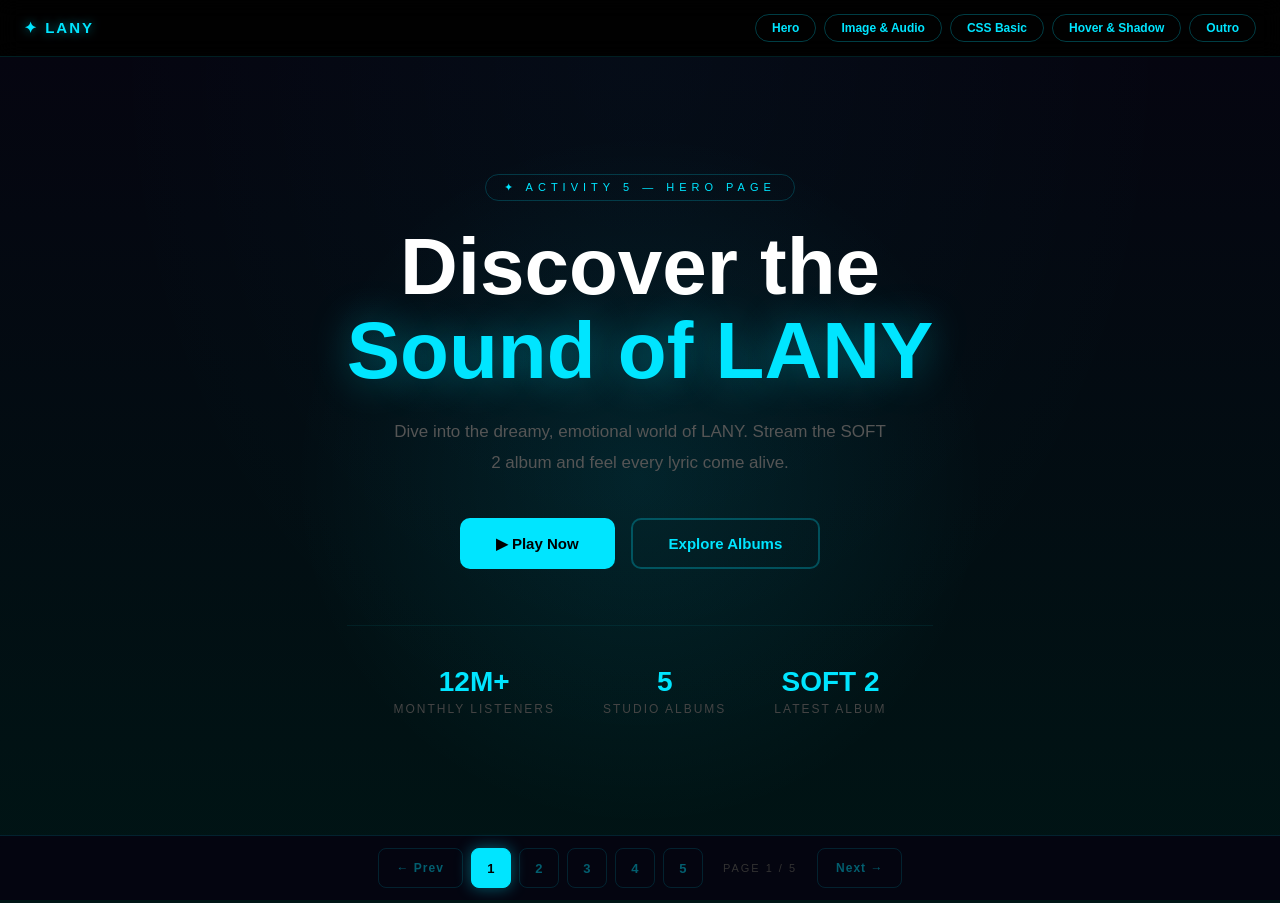
<file: ACTIVITY VSCODE/Activity 7.html>
<!DOCTYPE html>
<html>
<head>
    <title>Activity 7 - Pagination</title>
    <link rel="icon" href="lany.png" type="image/png">
    <style>
        * { box-sizing: border-box; margin: 0; padding: 0; }
        body { font-family: 'Arial', sans-serif; color: white; background: #0a0a0a; }

        /* ── NAV ── */
        nav {
            position: sticky; top: 0; z-index: 999;
            background: rgba(0,0,0,0.9); backdrop-filter: blur(10px);
            display: flex; align-items: center; gap: 8px;
            padding: 14px 24px; border-bottom: 1px solid #00e5ff22;
        }
        .nav-logo { color: #00e5ff; font-weight: 900; font-size: 15px; letter-spacing: 2px; margin-right: auto; text-shadow: 0 0 10px #00e5ff88; }
        nav a {
            color: #00e5ff; text-decoration: none; font-size: 12px;
            font-weight: bold; padding: 6px 16px;
            border: 1px solid #00e5ff44; border-radius: 20px;
            transition: background 0.3s, color 0.3s, box-shadow 0.3s;
        }
        nav a:hover { background: #00e5ff; color: #000; box-shadow: 0 0 10px #00e5ff66; }

        /* ── PAGES ── */
        .page { display: none; min-height: calc(100vh - 54px); padding-bottom: 70px; }

        /* ── PAGE HEADER (consistent across pages) ── */
        .page-header {
            padding: 50px 60px 30px;
            border-bottom: 1px solid #00e5ff11;
        }
        .page-tag {
            font-size: 11px; letter-spacing: 4px; color: #00e5ff88;
            text-transform: uppercase; margin-bottom: 10px;
        }
        .page-heading {
            font-size: 36px; font-weight: 900;
            text-shadow: 0 0 30px #00e5ff22;
        }
        .page-heading span { color: #00e5ff; }
        .page-desc { color: #666; font-size: 14px; margin-top: 8px; }



        /* ── PAGE 1 — HERO ── */
        #page1 {
            background: linear-gradient(180deg, #050510 0%, #001515 100%);
            display: none; align-items: center; justify-content: center;
            text-align: center; position: relative; overflow: hidden;
        }
        #page1::before {
            content: ''; position: absolute; width: 700px; height: 700px;
            background: radial-gradient(circle, #00e5ff18 0%, transparent 70%);
            top: 50%; left: 50%; transform: translate(-50%, -50%);
            pointer-events: none;
        }
        #page1::after {
            content: ''; position: absolute; inset: 0;
            background: radial-gradient(ellipse at top, #00e5ff08 0%, transparent 60%);
            pointer-events: none;
        }
        .hero { position: relative; z-index: 1; max-width: 750px; padding: 60px 20px; }
        .hero-tag {
            display: inline-block; font-size: 11px; letter-spacing: 5px;
            color: #00e5ff; text-transform: uppercase; margin-bottom: 24px;
            border: 1px solid #00e5ff33; border-radius: 20px; padding: 6px 18px;
        }
        .hero-title { font-size: clamp(42px, 7vw, 80px); font-weight: 900; line-height: 1.05; margin-bottom: 24px; }
        .hero-title span { color: #00e5ff; text-shadow: 0 0 40px #00e5ff66; }
        .hero-sub { font-size: 17px; color: #555; line-height: 1.8; margin-bottom: 40px; max-width: 500px; margin-left: auto; margin-right: auto; }
        .hero-btns { display: flex; gap: 16px; justify-content: center; flex-wrap: wrap; }
        .btn-primary {
            padding: 15px 36px; background: #00e5ff; color: #000;
            font-weight: 900; font-size: 15px; border: none; border-radius: 10px;
            cursor: pointer; transition: background 0.3s, box-shadow 0.3s, transform 0.2s;
        }
        .btn-primary:hover { background: #00c8e0; box-shadow: 0 0 24px #00e5ff88; transform: translateY(-2px); }
        .btn-outline {
            padding: 15px 36px; background: transparent; color: #00e5ff;
            font-weight: 900; font-size: 15px; border: 2px solid #00e5ff44;
            border-radius: 10px; cursor: pointer; transition: all 0.3s;
        }
        .btn-outline:hover { background: #00e5ff11; border-color: #00e5ff; box-shadow: 0 0 16px #00e5ff33; transform: translateY(-2px); }
        .hero-stats { display: flex; gap: 48px; justify-content: center; margin-top: 56px; padding-top: 40px; border-top: 1px solid #00e5ff11; }
        .stat-num { font-size: 28px; font-weight: 900; color: #00e5ff; }
        .stat-label { font-size: 12px; color: #444; letter-spacing: 2px; text-transform: uppercase; margin-top: 4px; }

        /* ── PAGE 2 — ACT 4 IMAGE & AUDIO ── */
        #page2 {
            background: linear-gradient(180deg, #050510 0%, #001515 100%);
            position: relative;
        }
        .p2-inner { max-width: 900px; margin: 0 auto; padding: 0 40px; }
        .playlist-bar { overflow: hidden; white-space: nowrap; padding: 16px 0; margin-bottom: 40px; border-bottom: 1px solid #00e5ff11; }
        .scroll-text {
            display: inline-block; color: #00e5ff; font-size: 18px; font-weight: bold;
            padding-left: 100%; animation: scrolling 20s linear infinite;
            text-shadow: 0 0 8px #00e5ff, 0 0 20px #00e5ff88;
        }
        @keyframes scrolling { 0% { transform: translateX(0%); } 100% { transform: translateX(-100%); } }
        .album-card {
            background: rgba(255,255,255,0.03); border: 1px solid #00e5ff11;
            border-radius: 20px; padding: 50px 40px; text-align: center;
            box-shadow: 0 0 60px #00e5ff08;
        }
        .album-img-wrap {
            width: 180px; height: 180px; border-radius: 16px;
            border: 2px solid #00e5ff33; overflow: hidden;
            margin: 0 auto 28px;
            box-shadow: 0 0 40px #00e5ff44;
        }
        .album-img-wrap img {
            width: 100%; height: 100%; object-fit: cover;
        }
        .soft2-title { font-size: 32px; font-weight: 900; margin-bottom: 6px; transition: color 0.3s; cursor: default; }
        .soft2-title:hover { color: #00e5ff; text-shadow: 0 0 20px #00e5ff66; }
        .album-artist { color: #555; font-size: 14px; letter-spacing: 2px; text-transform: uppercase; margin-bottom: 30px; }
        audio { width: 100%; max-width: 400px; margin-bottom: 28px; filter: invert(1) hue-rotate(180deg); }
        .gif-row { display: flex; align-items: center; justify-content: center; gap: 16px; }
        .gif { width: 36px; height: 36px; border-radius: 50%; }
        .gif-label { color: #555; font-size: 13px; letter-spacing: 2px; text-transform: uppercase; }

        /* ── PAGE 3 — ACT 2 CSS BASIC ── */
        #page3 { background: linear-gradient(180deg, #050510 0%, #0a0a0a 100%); }
        .p3-inner { max-width: 900px; margin: 0 auto; padding: 0 60px; }
        .btn-showcase { display: flex; flex-direction: column; gap: 24px; }
        .btn-row { display: flex; flex-wrap: wrap; gap: 14px; align-items: center; }
        .btn-row-label { font-size: 11px; letter-spacing: 3px; color: #333; text-transform: uppercase; width: 100%; margin-bottom: -8px; }
        .uberbutton { background-color: #000; border: 1px solid #333; color: white; padding: 15px 32px; font-size: 15px; cursor: pointer; border-radius: 6px; }
        .amazonbutton { background-color: rgb(255,216,20); border: none; color: #000; padding: 15px 32px; font-size: 15px; width: 200px; border-radius: 49px; cursor: pointer; font-weight: bold; }
        .githubbutton { background-color: rgb(46,164,79); border: none; color: white; padding: 15px 32px; font-size: 15px; border-radius: 8px; font-weight: bold; cursor: pointer; }
        .bootstrapbutton { background-color: rgb(121,82,179); border: none; color: white; padding: 15px 32px; font-size: 15px; font-weight: bold; border-radius: 8px; cursor: pointer; }
        .bootstrap2button { background-color: transparent; border: 1px solid rgb(108,117,125); color: rgb(108,117,125); padding: 15px 32px; font-size: 15px; font-weight: bold; border-radius: 8px; cursor: pointer; }
        .linkedinbutton { background-color: rgb(10,102,194); border: none; color: white; padding: 15px 32px; font-size: 15px; font-weight: bold; border-radius: 49px; cursor: pointer; }
        .linkedin2button { background-color: transparent; border: 1px solid rgb(10,102,194); color: rgb(10,102,194); padding: 15px 32px; font-size: 15px; font-weight: bold; border-radius: 49px; cursor: pointer; }

        /* ── PAGE 4 — ACT 3 HOVER & SHADOW ── */
        #page4 { background: linear-gradient(180deg, #050510 0%, #0a0a0a 100%); }
        .p4-inner { max-width: 900px; margin: 0 auto; padding: 0 60px; }
        #page4 .uberbutton:hover { background-color: #222; border-color: #00e5ff44; transition: all 0.4s ease; }
        #page4 .amazonbutton:hover { background-color: rgb(207,178,31); box-shadow: 0 4px 20px rgba(255,216,20,0.4); transition: all 0.4s ease; }
        #page4 .githubbutton:hover { box-shadow: 0 6px 20px rgba(46,164,79,0.5); transform: translateY(-2px); transition: all 0.4s ease; }
        #page4 .bootstrapbutton:hover { background-color: rgb(75,44,124); box-shadow: 0 6px 20px rgba(121,82,179,0.5); transform: translateY(-2px); transition: all 0.4s ease; }
        #page4 .bootstrap2button:hover { background-color: rgb(108,117,125); color: white; transition: all 0.4s ease; }
        #page4 .linkedinbutton:hover { background-color: rgb(19,82,146); box-shadow: 0 6px 20px rgba(10,102,194,0.5); transform: translateY(-2px); transition: all 0.4s ease; }
        #page4 .linkedin2button:hover { background-color: rgb(10,102,194); color: white; box-shadow: 0 6px 20px rgba(10,102,194,0.4); transition: all 0.4s ease; }

        /* shared section styles */
        .section-title { font-size: 11px; letter-spacing: 4px; color: #00e5ff66; text-transform: uppercase; margin-bottom: 8px; }
        .section-heading { font-size: 32px; font-weight: 900; margin-bottom: 6px; }
        .section-heading span { color: #00e5ff; }
        .section-sub { color: #444; font-size: 14px; margin-bottom: 40px; }
        .divider { width: 40px; height: 2px; background: #00e5ff; margin: 16px 0 36px; border-radius: 2px; box-shadow: 0 0 10px #00e5ff; }

        /* ── PAGE 5 — OUTRO ── */
        #page5 {
            background: linear-gradient(180deg, #050510 0%, #000 100%);
            display: none; align-items: center; justify-content: center;
            text-align: center; position: relative; overflow: hidden;
        }
        #page5::before {
            content: ''; position: absolute; width: 800px; height: 800px;
            background: radial-gradient(circle, #00e5ff0d 0%, transparent 70%);
            top: 50%; left: 50%; transform: translate(-50%, -50%);
            pointer-events: none;
        }
        .outro { position: relative; z-index: 1; max-width: 700px; padding: 60px 20px; }
        .outro-tag {
            display: inline-block; font-size: 11px; letter-spacing: 5px;
            color: #00e5ff; text-transform: uppercase; margin-bottom: 28px;
            border: 1px solid #00e5ff33; border-radius: 20px; padding: 6px 18px;
        }
        .outro-title { font-size: clamp(38px, 6vw, 72px); font-weight: 900; line-height: 1.1; margin-bottom: 20px; }
        .outro-title span { color: #00e5ff; text-shadow: 0 0 40px #00e5ff66; }
        .outro-sub { font-size: 16px; color: #444; line-height: 1.8; margin-bottom: 48px; max-width: 480px; margin-left: auto; margin-right: auto; }
        .outro-cards { display: flex; gap: 16px; justify-content: center; flex-wrap: wrap; margin-bottom: 52px; }
        .outro-card {
            background: rgba(255,255,255,0.02); border: 1px solid #00e5ff11;
            border-radius: 14px; padding: 20px 28px; min-width: 120px;
            transition: border-color 0.3s, box-shadow 0.3s, transform 0.3s;
        }
        .outro-card:hover { border-color: #00e5ff55; box-shadow: 0 0 24px #00e5ff22; transform: translateY(-4px); }
        .outro-card-num { font-size: 28px; font-weight: 900; color: #00e5ff; text-shadow: 0 0 16px #00e5ff66; }
        .outro-card-label { font-size: 11px; color: #444; letter-spacing: 2px; text-transform: uppercase; margin-top: 6px; }
        .outro-divider { width: 60px; height: 1px; background: linear-gradient(90deg, transparent, #00e5ff, transparent); margin: 0 auto 40px; }
        .outro-sig { font-size: 13px; color: #333; letter-spacing: 3px; text-transform: uppercase; }
        .outro-sig span { color: #00e5ff; }

        /* ── PAGINATION BAR ── */
        .pagination-bar {
            position: fixed; bottom: 0; left: 0; right: 0;
            background: rgba(5,5,16,0.95); backdrop-filter: blur(12px);
            border-top: 1px solid #00e5ff22;
            display: flex; align-items: center; justify-content: center;
            gap: 8px; padding: 12px;
        }
        .page-btn {
            width: 40px; height: 40px; background: transparent;
            border: 1px solid #00e5ff22; color: #00e5ff66;
            font-size: 13px; font-weight: bold; border-radius: 8px;
            cursor: pointer; transition: all 0.3s;
        }
        .page-btn:hover { border-color: #00e5ff; color: #00e5ff; box-shadow: 0 0 10px #00e5ff33; }
        .page-btn.active { background: #00e5ff; color: #000; border-color: #00e5ff; box-shadow: 0 0 16px #00e5ff66; }
        .page-btn.prev-next { width: auto; padding: 0 18px; font-size: 12px; letter-spacing: 1px; }
        .page-info { font-size: 11px; color: #333; letter-spacing: 2px; margin: 0 12px; }
    </style>
</head>
<body>

<div id="main-content" style="display:block;">

<nav>
    <span class="nav-logo">✦ LANY</span>
    <a href="#" onclick="goTo(1);return false;">Hero</a>
    <a href="#" onclick="goTo(2);return false;">Image & Audio</a>
    <a href="#" onclick="goTo(3);return false;">CSS Basic</a>
    <a href="#" onclick="goTo(4);return false;">Hover & Shadow</a>
    <a href="#" onclick="goTo(5);return false;">Outro</a>
</nav>

<!-- PAGE 1: HERO -->
<div class="page" id="page1">
    <div class="hero">
        <span class="hero-tag">✦ Activity 5 — Hero Page</span>
        <h1 class="hero-title">Discover the<br><span>Sound of LANY</span></h1>
        <p class="hero-sub">Dive into the dreamy, emotional world of LANY. Stream the SOFT 2 album and feel every lyric come alive.</p>
        <div class="hero-btns">
            <button class="btn-primary">▶ Play Now</button>
            <button class="btn-outline">Explore Albums</button>
        </div>
        <div class="hero-stats">
            <div>
                <div class="stat-num">12M+</div>
                <div class="stat-label">Monthly Listeners</div>
            </div>
            <div>
                <div class="stat-num">5</div>
                <div class="stat-label">Studio Albums</div>
            </div>
            <div>
                <div class="stat-num">SOFT 2</div>
                <div class="stat-label">Latest Album</div>
            </div>
        </div>
    </div>
</div>

<!-- PAGE 2: IMAGE & AUDIO -->
<div class="page" id="page2">
    <div class="p2-inner">
        <div class="page-header" style="padding: 50px 0 30px;">
            <p class="page-tag">Activity 4</p>
            <h2 class="page-heading">Image, Favicon <span>&</span> Audio</h2>
            <p class="page-desc">LANY SOFT 2 — now playing</p>
        </div>
        <div class="playlist-bar">
            <div class="scroll-text">🎵 LANY — Prettiest Thing I've Ever Seen &nbsp;&nbsp;•&nbsp;&nbsp; SOFT 2 Album &nbsp;&nbsp;•&nbsp;&nbsp; Now Playing 🎵</div>
        </div>
        <div class="album-card">
            <div class="album-img-wrap"><img src="lany.png" alt="LANY SOFT 2"></div>
            <h2 class="soft2-title">SOFT 2</h2>
            <p class="album-artist">LANY &nbsp;•&nbsp; 2023</p>
            <audio controls>
                <source src="LANY - Prettiest Thing Ive Ever Seen (Official Lyric Video).mp3" type="audio/mpeg">
            </audio>
            <div class="gif-row">
                <img class="gif" src="rocking.gif" alt="rocking gif">
                <span class="gif-label">Now Playing</span>
                <img class="gif" src="rocking.gif" alt="rocking gif">
            </div>
        </div>
    </div>
</div>

<!-- PAGE 3: CSS BASIC -->
<div class="page" id="page3">
    <div class="p3-inner">
        <div class="page-header" style="padding: 50px 0 0;">
            <p class="section-title">Activity 2</p>
            <h2 class="section-heading">CSS <span>Basic</span> Buttons</h2>
            <p class="section-sub">Recreating real-world button styles using pure CSS.</p>
            <div class="divider"></div>
        </div>
        <div class="btn-showcase">
            <div class="btn-row">
                <span class="btn-row-label">Uber</span>
                <button class="uberbutton">Request now</button>
            </div>
            <div class="btn-row">
                <span class="btn-row-label">Amazon</span>
                <button class="amazonbutton">Add to cart</button>
            </div>
            <div class="btn-row">
                <span class="btn-row-label">GitHub</span>
                <button class="githubbutton">Sign up</button>
            </div>
            <div class="btn-row">
                <span class="btn-row-label">Bootstrap</span>
                <button class="bootstrapbutton">Get started</button>
                <button class="bootstrap2button">Download</button>
            </div>
            <div class="btn-row">
                <span class="btn-row-label">LinkedIn</span>
                <button class="linkedinbutton">Apply on company website</button>
                <button class="linkedin2button">Save</button>
            </div>
        </div>
    </div>
</div>

<!-- PAGE 4: HOVER & SHADOW -->
<div class="page" id="page4">
    <div class="p4-inner">
        <div class="page-header" style="padding: 50px 0 0;">
            <p class="section-title">Activity 3</p>
            <h2 class="section-heading">Hover, Shadow <span>&</span> Transition</h2>
            <p class="section-sub">Hover over each button to see the effects in action.</p>
            <div class="divider"></div>
        </div>
        <div class="btn-showcase">
            <div class="btn-row">
                <span class="btn-row-label">Uber</span>
                <button class="uberbutton">Request now</button>
            </div>
            <div class="btn-row">
                <span class="btn-row-label">Amazon</span>
                <button class="amazonbutton">Add to cart</button>
            </div>
            <div class="btn-row">
                <span class="btn-row-label">GitHub — shadow on hover</span>
                <button class="githubbutton">Sign up</button>
            </div>
            <div class="btn-row">
                <span class="btn-row-label">Bootstrap</span>
                <button class="bootstrapbutton">Get started</button>
                <button class="bootstrap2button">Download</button>
            </div>
            <div class="btn-row">
                <span class="btn-row-label">LinkedIn</span>
                <button class="linkedinbutton">Apply on company website</button>
                <button class="linkedin2button">Save</button>
            </div>
        </div>
    </div>
</div>

<!-- PAGE 5: OUTRO -->
<div class="page" id="page5">
    <div class="outro">
        <span class="outro-tag">✦ Activity 7 — Complete</span>
        <h1 class="outro-title">That's a<br><span>Wrap.</span></h1>
        <p class="outro-sub">From basic CSS buttons to a full hero page — here's everything covered across all activities.</p>
        <div class="outro-cards">
            <div class="outro-card"><div class="outro-card-num">Act 2</div><div class="outro-card-label">CSS Basic</div></div>
            <div class="outro-card"><div class="outro-card-num">Act 3</div><div class="outro-card-label">Hover & Shadow</div></div>
            <div class="outro-card"><div class="outro-card-num">Act 4</div><div class="outro-card-label">Image & Audio</div></div>
            <div class="outro-card"><div class="outro-card-num">Act 5</div><div class="outro-card-label">Hero Page</div></div>
            <div class="outro-card"><div class="outro-card-num">Act 6</div><div class="outro-card-label">Login Page</div></div>
            <div class="outro-card"><div class="outro-card-num">Act 7</div><div class="outro-card-label">Pagination</div></div>
        </div>
        <div class="outro-divider"></div>
        <p class="outro-sig">Made by 🎵 &nbsp;•&nbsp; <span>SHIENNEY RHY A. IGOT</span> &nbsp;•&nbsp; Web Design Activities</p>
    </div>
</div>

<!-- PAGINATION BAR -->
<div class="pagination-bar">
    <button class="page-btn prev-next" onclick="changePage(-1)">&#8592; Prev</button>
    <button class="page-btn" id="p1" onclick="goTo(1)">1</button>
    <button class="page-btn" id="p2" onclick="goTo(2)">2</button>
    <button class="page-btn" id="p3" onclick="goTo(3)">3</button>
    <button class="page-btn" id="p4" onclick="goTo(4)">4</button>
    <button class="page-btn" id="p5" onclick="goTo(5)">5</button>
    <span class="page-info" id="page-info">PAGE 1 / 5</span>
    <button class="page-btn prev-next" onclick="changePage(1)">Next &#8594;</button>
</div>

</div>

<script>
    let current = 0;

    function goTo(n) {
        if (current !== 0) {
            document.getElementById('page' + current).style.display = 'none';
            document.getElementById('p' + current).classList.remove('active');
        }
        current = n;
        document.getElementById('p' + current).classList.add('active');
        document.getElementById('page' + current).style.display = (n === 1 || n === 5) ? 'flex' : 'block';
        document.getElementById('page-info').textContent = 'PAGE ' + n + ' / 5';
        window.scrollTo(0, 0);
    }

    function changePage(dir) {
        let next = current + dir;
        if (next < 1 || next > 5) return;
        goTo(next);
    }

    goTo(1);
</script>

</body>
</html>
</file>
<file: ACTIVITY VSCODE/style.css>
.uberbutton {
                background-color: #000000;
                border: none;
                color: white;
                padding: 15px 32px;
                text-align: center;
                font-size: 16px;
                margin: 4px 2px;
                cursor: pointer;
            } 
            .uberbutton:hover {
                background-color: rgba(0, 0, 0, 0.5);
                color: white;
                transition: background-color 0.5s ease;
            }
            .amazonbutton {
                background-color: rgb(255, 216, 20);
                border: none;
                color: rgb(0, 0, 0);
                padding: 15px 32px;
                text-align: center;
                font-size: 16px;
                width: 200px;
                margin: 4px 2px;
                border-radius: 49px;
                cursor: pointer;
            }
            .amazonbutton:hover {
                background-color: rgb(207, 178, 31);
                color: rgb(0, 0, 0);
                transition: background-color 0.5s ease;
            }
            .githubbutton {
                background-color: rgb(46, 164, 79);
                border: none;
                color: white;
                padding: 15px 32px;
                text-align: center;
                font-size: 16px;
                margin: 4px 2px;
                border-radius: 8px;
                font-weight: bold;
                cursor: pointer;
            }
            .githubbutton:hover {
                box-shadow: 0px 4px 8px rgba(0, 0, 0, 0.3);
                transition: box-shadow 0.5s ease;
            }
            .bootstrapbutton {
                background-color: rgb(121, 82, 179);
                border: none;
                color: rgb(255, 255, 255);
                padding: 15px 32px;
                text-align: center;
                font-size: 16px;
                font-weight: bold;
                margin: 4px 2px;
                border-radius: 8px;
                cursor: pointer;
            } 
            .bootstrapbutton:hover {
                background-color: rgb(75, 44, 124);
                color: rgb(255, 255, 255);
                transition: background-color 0.5s ease;
            }
            .bootstrap2button {
                background-color: rgb(255, 255, 255);
                border: 1px solid rgb(108, 117, 125);
                color: rgb(108, 117, 125);
                padding: 15px 32px;
                text-align: center;
                font-size: 16px;
                font-weight: bold;
                margin: 4px 2px;
                border-radius: 8px;
                cursor: pointer;
            } 
            .bootstrap2button:hover {
                background-color: rgb(108, 117, 125);
                border: 1px solid rgb(108, 117, 125);
                color: rgb(255, 255, 255);
                transition: background-color 0.5s ease;
            }
            .linkedinbutton {
                background-color: rgb(10, 102, 194);
                border: none;
                color: white;
                padding: 15px 32px;
                text-align: center;
                font-size: 16px;
                font-weight: bold;
                margin: 4px 2px;
                border-radius: 49px;
                cursor: pointer;
            }
            .linkedinbutton:hover {
                background-color: rgb(19, 82, 146);
                color: white;
                transition: background-color 0.5s ease;
            }
            .linkedin2button {
                background-color: rgb(255, 255, 255);
                border: 1px solid rgb(10, 102, 194);
                color: rgb(10, 102, 194);
                padding: 15px 32px;
                text-align: center;
                font-size: 16px;
                font-weight: bold;
                margin: 4px 2px;
                border-radius: 49px;
                cursor: pointer;
            }
            .linkedin2button:hover {
                background-color: rgb(76, 159, 243);
                border: 3px solid rgb(10, 102, 194);
                color: white;
            }
</file>
